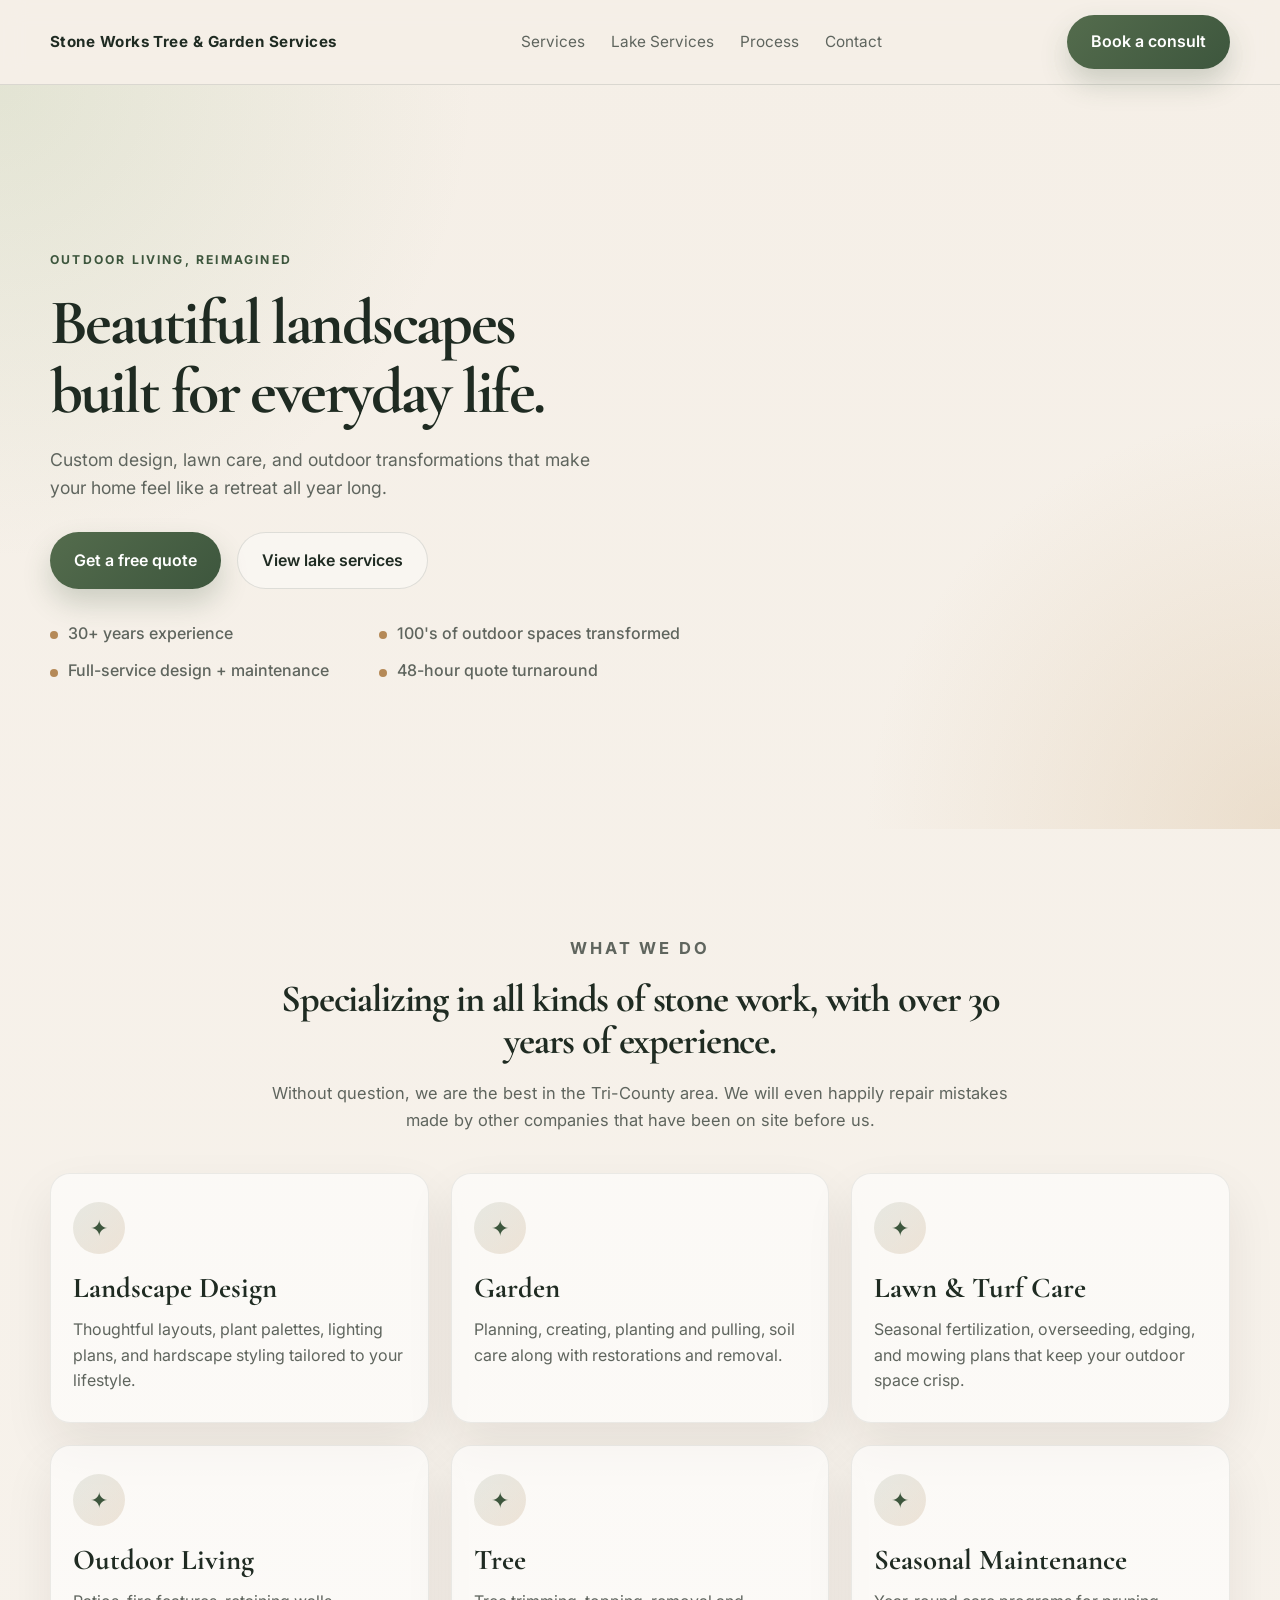
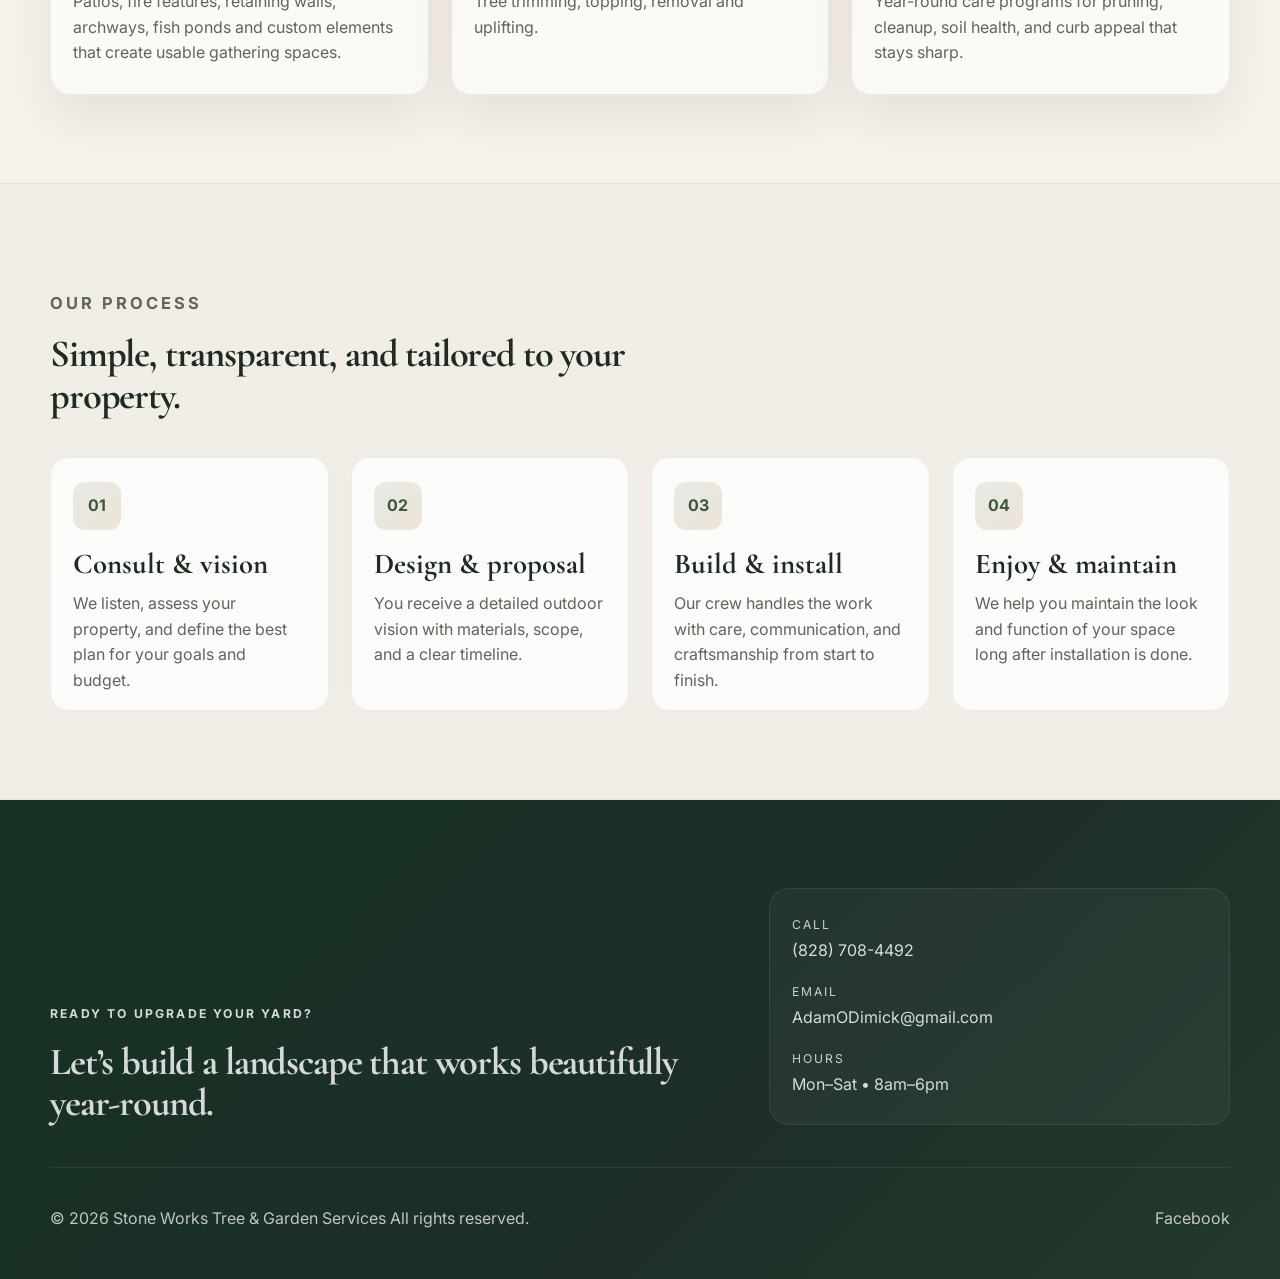
<file: index.html>
<!DOCTYPE html>
<html lang="en">
  <head>
    <meta charset="UTF-8" />
    <meta name="viewport" content="width=device-width, initial-scale=1.0" />
    <title>Stone Works Tree & Garden Services | Landscape Design & Outdoor Living</title>
    <meta
      name="description"
      content="Stone Works Tree & Garden Services designs and maintains beautiful outdoor spaces with landscaping, hardscaping, irrigation, and seasonal care."
    />
    <link rel="preconnect" href="https://fonts.googleapis.com" />
    <link rel="preconnect" href="https://fonts.gstatic.com" crossorigin />
    <link
      href="https://fonts.googleapis.com/css2?family=Cormorant+Garamond:wght@500;600;700&family=Inter:wght@400;500;600;700;800&display=swap"
      rel="stylesheet"
    />
    <link rel="stylesheet" href="styles.css" />
  </head>
  <body>
    <header class="site-header">
      <div class="container nav-wrapper">
        <div class="brand" aria-label="Stonework Tree and Garden">
          <div>
            <strong>Stone Works Tree & Garden Services</strong>
          </div>
        </div>

        <nav class="main-nav" aria-label="Main navigation">
          <a href="#services">Services</a>
          <a href="lake-services.html">Lake Services</a>
          <a href="#process">Process</a>
          <a href="#contact">Contact</a>
        </nav>

        <a class="button button-primary nav-cta" href="#contact">Book a consult</a>
      </div>
    </header>

    <main>
      <section class="hero">
        <div class="container hero-inner">
          <div class="hero-copy">
            <p class="eyebrow">Outdoor living, reimagined</p>
            <h1>Beautiful landscapes built for everyday life.</h1>
            <p class="lede">
              Custom design, lawn care, and outdoor transformations that make your home feel
              like a retreat all year long.
            </p>
            <div class="hero-actions">
              <a class="button button-primary" href="#contact">Get a free quote</a>
              <a class="button button-secondary" href="lake-services.html">View lake services</a>
            </div>
            <ul class="trust-list" aria-label="Business highlights">
              <li>30+ years experience</li>
              <li>100's of outdoor spaces transformed</li>
              <li>Full-service design + maintenance</li>
              <li>48-hour quote turnaround</li>
            </ul>
          </div>
        </div>
      </section>

      <section id="services" class="section">
        <div class="container">
          <div class="section-heading service-intro">
            <p class="eyebrow">What we do</p>
            <h2>Specializing in all kinds of stone work, with over 30 years of experience.</h2>
            <p>
              Without question, we are the best in the Tri-County area. We will even happily repair
              mistakes made by other companies that have been on site before us.
            </p>
          </div>

          <div class="service-grid">
            <article class="service-card">
              <div class="icon">✦</div>
              <h3>Landscape Design</h3>
              <p>Thoughtful layouts, plant palettes, lighting plans, and hardscape styling tailored to your lifestyle.</p>
            </article>
            <article class="service-card">
              <div class="icon">✦</div>
              <h3>Garden</h3>
              <p>Planning, creating, planting and pulling, soil care along with restorations and removal.</p>
            </article>
            <article class="service-card">
              <div class="icon">✦</div>
              <h3>Lawn & Turf Care</h3>
              <p>Seasonal fertilization, overseeding, edging, and mowing plans that keep your outdoor space crisp.</p>
            </article>
            <article class="service-card">
              <div class="icon">✦</div>
              <h3>Outdoor Living</h3>
              <p>Patios, fire features, retaining walls, archways, fish ponds and custom elements that create usable gathering spaces.</p>
            </article>
            <article class="service-card">
              <div class="icon">✦</div>
              <h3>Tree</h3>
              <p>Tree trimming, topping, removal and uplifting.</p>
            </article>
            <article class="service-card">
              <div class="icon">✦</div>
              <h3>Seasonal Maintenance</h3>
              <p>Year-round care programs for pruning, cleanup, soil health, and curb appeal that stays sharp.</p>
            </article>
          </div>
        </div>
      </section>

      <section id="process" class="section muted-section">
        <div class="container">
          <div class="section-heading narrow">
            <p class="eyebrow">Our process</p>
            <h2>Simple, transparent, and tailored to your property.</h2>
          </div>

          <div class="process-grid">
            <div class="process-step">
              <span>01</span>
              <h3>Consult & vision</h3>
              <p>We listen, assess your property, and define the best plan for your goals and budget.</p>
            </div>
            <div class="process-step">
              <span>02</span>
              <h3>Design & proposal</h3>
              <p>You receive a detailed outdoor vision with materials, scope, and a clear timeline.</p>
            </div>
            <div class="process-step">
              <span>03</span>
              <h3>Build & install</h3>
              <p>Our crew handles the work with care, communication, and craftsmanship from start to finish.</p>
            </div>
            <div class="process-step">
              <span>04</span>
              <h3>Enjoy & maintain</h3>
              <p>We help you maintain the look and function of your space long after installation is done.</p>
            </div>
          </div>
        </div>
      </section>
    </main>

    <footer id="contact" class="site-footer">
      <div class="container footer-inner">
        <div class="footer-copy">
          <p class="eyebrow light">Ready to upgrade your yard?</p>
          <h2>Let’s build a landscape that works beautifully year-round.</h2>
        </div>

        <div class="contact-panel">
          <div class="contact-item">
            <label>Call</label>
            <a href="tel:+18287084492">(828) 708-4492</a>
          </div>
          <div class="contact-item">
            <label>Email</label>
            <a href="mailto:AdamODimick@gmail.com">AdamODimick@gmail.com</a>
          </div>
          <div class="contact-item">
            <label>Hours</label>
            <span>Mon–Sat • 8am–6pm</span>
          </div>
        </div>
      </div>

      <div class="container bottom-bar">
        <p>© <span id="year"></span> Stone Works Tree & Garden Services All rights reserved.</p>
        <div class="socials" aria-label="Social links">
          <a href="https://www.facebook.com/profile.php?id=61594571867973" target="_blank" rel="noopener noreferrer">Facebook</a>
        </div>
      </div>
    </footer>

    <script src="script.js"></script>
  </body>
</html>
</file>
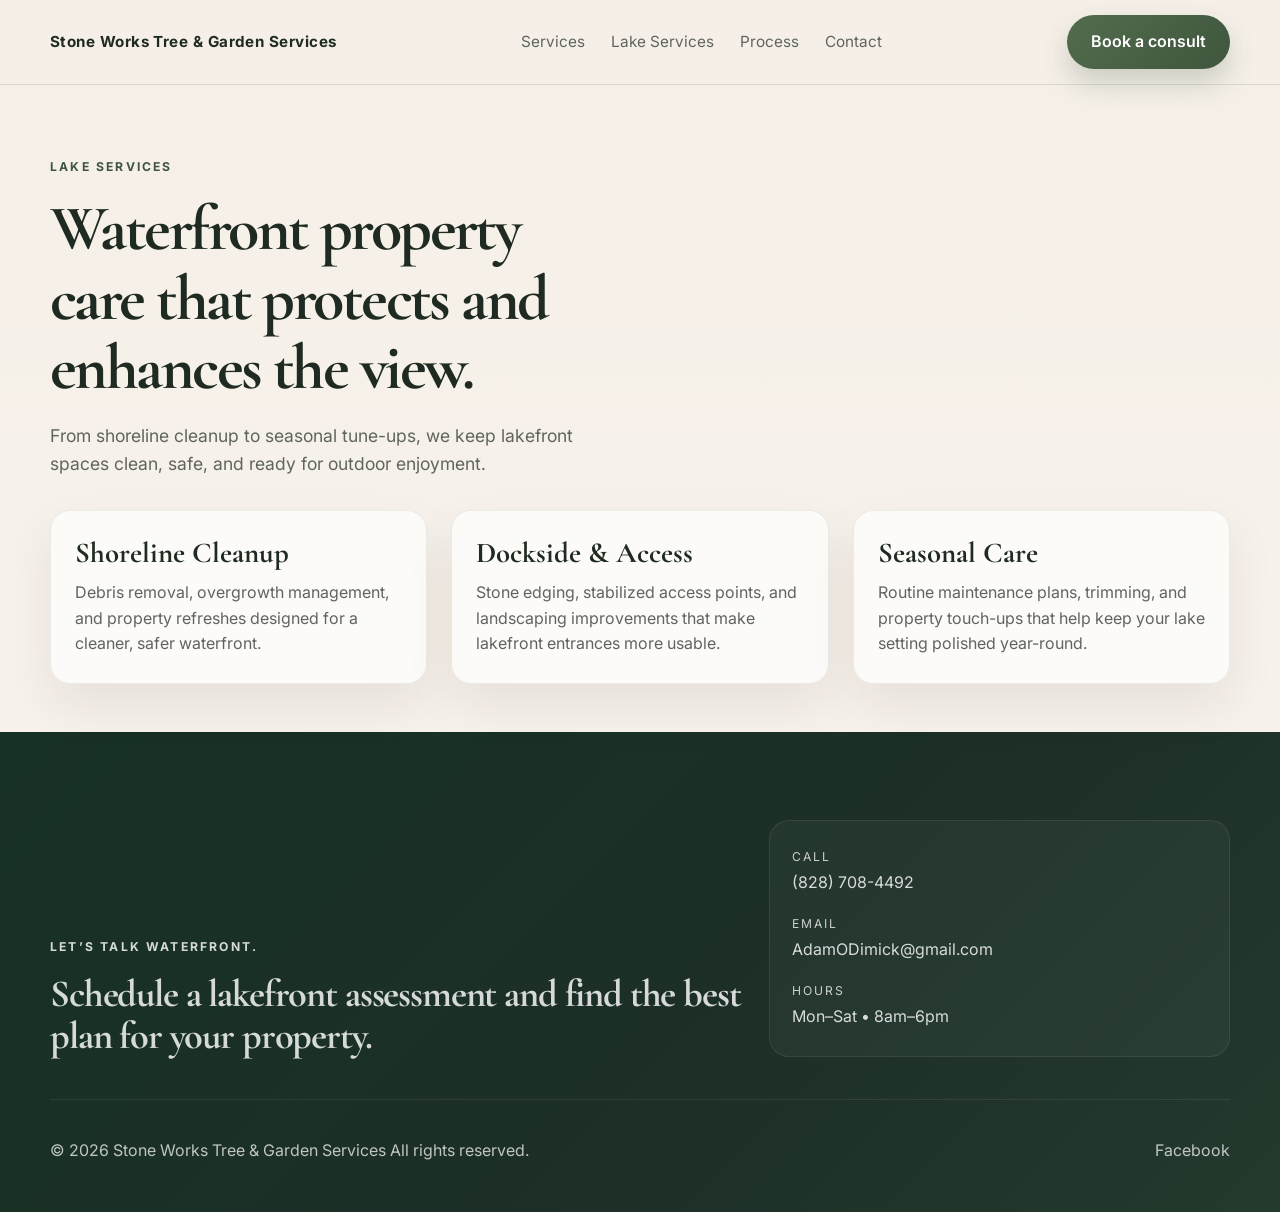
<file: lake-services.html>
<!DOCTYPE html>
<html lang="en">
  <head>
    <meta charset="UTF-8" />
    <meta name="viewport" content="width=device-width, initial-scale=1.0" />
    <title>Lake Services | Stone Works Tree & Garden Services</title>
    <meta
      name="description"
      content="Lakefront cleanup, shoreline care, and outdoor maintenance from Stone Works Tree & Garden Services."
    />
    <link rel="preconnect" href="https://fonts.googleapis.com" />
    <link rel="preconnect" href="https://fonts.gstatic.com" crossorigin />
    <link
      href="https://fonts.googleapis.com/css2?family=Cormorant+Garamond:wght@500;600;700&family=Inter:wght@400;500;600;700;800&display=swap"
      rel="stylesheet"
    />
    <link rel="stylesheet" href="styles.css" />
  </head>
  <body>
    <header class="site-header">
      <div class="container nav-wrapper">
        <div class="brand" aria-label="Stonework Tree and Garden">
          <div>
            <strong>Stone Works Tree & Garden Services</strong>
          </div>
        </div>

        <nav class="main-nav" aria-label="Main navigation">
          <a href="index.html#services">Services</a>
          <a href="lake-services.html">Lake Services</a>
          <a href="index.html#process">Process</a>
          <a href="#contact">Contact</a>
        </nav>

        <a class="button button-primary nav-cta" href="index.html#contact">Book a consult</a>
      </div>
    </header>

    <main class="page-shell">
      <div class="container page-intro">
        <p class="eyebrow">Lake services</p>
        <h1>Waterfront property care that protects and enhances the view.</h1>
        <p class="lede">
          From shoreline cleanup to seasonal tune-ups, we keep lakefront spaces clean, safe, and ready for outdoor enjoyment.
        </p>
      </div>

      <div class="container page-grid">
        <article class="info-card">
          <h3>Shoreline Cleanup</h3>
          <p>Debris removal, overgrowth management, and property refreshes designed for a cleaner, safer waterfront.</p>
        </article>
        <article class="info-card">
          <h3>Dockside & Access</h3>
          <p>Stone edging, stabilized access points, and landscaping improvements that make lakefront entrances more usable.</p>
        </article>
        <article class="info-card">
          <h3>Seasonal Care</h3>
          <p>Routine maintenance plans, trimming, and property touch-ups that help keep your lake setting polished year-round.</p>
        </article>
      </div>
    </main>

    <footer id="contact" class="site-footer">
      <div class="container footer-inner">
        <div class="footer-copy">
          <p class="eyebrow light">Let’s talk waterfront.</p>
          <h2>Schedule a lakefront assessment and find the best plan for your property.</h2>
        </div>

        <div class="contact-panel">
          <div class="contact-item">
            <label>Call</label>
            <a href="tel:+18287084492">(828) 708-4492</a>
          </div>
          <div class="contact-item">
            <label>Email</label>
            <a href="mailto:AdamODimick@gmail.com">AdamODimick@gmail.com</a>
          </div>
          <div class="contact-item">
            <label>Hours</label>
            <span>Mon–Sat • 8am–6pm</span>
          </div>
        </div>
      </div>

      <div class="container bottom-bar">
        <p>© <span id="year"></span> Stone Works Tree & Garden Services All rights reserved.</p>
        <div class="socials" aria-label="Social links">
          <a href="https://www.facebook.com/profile.php?id=61594571867973" target="_blank" rel="noopener noreferrer">Facebook</a>
        </div>
      </div>
    </footer>

    <script src="script.js"></script>
  </body>
</html>
</file>
<file: styles.css>
:root {
  --bg: #f5efe7;
  --panel: rgba(255, 255, 255, 0.7);
  --card: #fffdf9;
  --ink: #1f2b22;
  --muted: #5f655e;
  --line: rgba(31, 43, 34, 0.12);
  --sage: #546c4d;
  --sage-deep: #3d563d;
  --stone: #d3b790;
  --stone-deep: #b58957;
  --shadow: 0 22px 50px rgba(36, 30, 18, 0.08);
}

* {
  box-sizing: border-box;
}

html {
  scroll-behavior: smooth;
}

body {
  margin: 0;
  font-family: 'Inter', sans-serif;
  background: linear-gradient(180deg, #f5efe7 0%, #f8f4ee 100%);
  color: var(--ink);
  line-height: 1.6;
}

a {
  color: inherit;
  text-decoration: none;
}

img {
  max-width: 100%;
  display: block;
}

.container {
  width: min(1180px, calc(100% - 32px));
  margin: 0 auto;
}

.site-header {
  position: sticky;
  top: 0;
  z-index: 20;
  background: rgba(245, 239, 231, 0.84);
  backdrop-filter: blur(12px);
  border-bottom: 1px solid var(--line);
}

.nav-wrapper {
  display: flex;
  align-items: center;
  justify-content: space-between;
  gap: 24px;
  min-height: 84px;
}

.brand {
  display: flex;
  align-items: center;
  gap: 12px;
  font-size: 0.95rem;
  letter-spacing: 0.03em;
}

.brand-mark {
  display: grid;
  place-items: center;
  width: 38px;
  height: 38px;
  border-radius: 50%;
  background: linear-gradient(135deg, var(--stone), var(--stone-deep));
  color: #fff;
  font-family: 'Cormorant Garamond', serif;
  font-size: 1.8rem;
  font-weight: 700;
  box-shadow: 0 10px 20px rgba(181, 137, 87, 0.3);
}

.main-nav {
  display: flex;
  align-items: center;
  gap: 26px;
  font-size: 0.96rem;
  color: var(--muted);
}

.main-nav a {
  transition: color 0.2s ease;
}

.main-nav a:hover,
.main-nav a:focus-visible {
  color: var(--sage-deep);
}

.button {
  display: inline-flex;
  align-items: center;
  justify-content: center;
  border-radius: 999px;
  padding: 0.9rem 1.5rem;
  font-weight: 600;
  transition: transform 0.2s ease, box-shadow 0.2s ease, background 0.2s ease;
}

.button:hover,
.button:focus-visible {
  transform: translateY(-1px);
}

.button-primary {
  background: linear-gradient(135deg, var(--sage), var(--sage-deep));
  color: #fff;
  box-shadow: 0 14px 28px rgba(61, 86, 61, 0.22);
}

.button-secondary {
  border: 1px solid rgba(31, 43, 34, 0.12);
  background: rgba(255, 255, 255, 0.38);
  color: var(--ink);
}

.hero {
  position: relative;
  overflow: hidden;
  padding: 72px 0 52px;
}

.hero::before {
  content: "";
  position: absolute;
  inset: 0;
  background:
    radial-gradient(circle at top left, rgba(161, 188, 141, 0.22), transparent 32%),
    radial-gradient(circle at bottom right, rgba(212, 183, 144, 0.32), transparent 28%);
}

.hero-inner {
  position: relative;
  display: grid;
  grid-template-columns: 1.1fr 0.9fr;
  align-items: center;
  min-height: 620px;
}

.hero-copy {
  max-width: 640px;
}

.eyebrow {
  margin: 0 0 18px;
  font-size: 0.76rem;
  font-weight: 700;
  letter-spacing: 0.18em;
  text-transform: uppercase;
  color: var(--sage-deep);
}

.eyebrow.light {
  color: rgba(255, 255, 255, 0.76);
}

h1,
h2,
h3 {
  margin: 0;
  line-height: 1.08;
  font-family: 'Cormorant Garamond', serif;
  color: var(--ink);
}

h1 {
  font-size: clamp(3.4rem, 5vw, 6rem);
  letter-spacing: -0.04em;
  max-width: 560px;
}

h2 {
  font-size: clamp(2.2rem, 3vw, 3.4rem);
  letter-spacing: -0.03em;
}

h3 {
  font-size: clamp(1.8rem, 2vw, 2.5rem);
}

.lede {
  max-width: 580px;
  font-size: 1.1rem;
  margin: 20px 0 0;
  color: var(--muted);
}

.hero-actions {
  display: flex;
  flex-wrap: wrap;
  gap: 16px;
  margin-top: 30px;
}

.trust-list {
  list-style: none;
  display: grid;
  grid-template-columns: repeat(2, minmax(180px, 1fr));
  gap: 12px 18px;
  padding: 0;
  margin: 32px 0 0;
  color: var(--muted);
  font-weight: 500;
}

.trust-list li {
  position: relative;
  padding-left: 18px;
}

.trust-list li::before {
  content: "";
  position: absolute;
  left: 0;
  top: 0.68em;
  width: 8px;
  height: 8px;
  border-radius: 50%;
  background: var(--stone-deep);
}

.section {
  padding: 88px 0;
}

.section-heading {
  max-width: 760px;
  margin-bottom: 40px;
}

.section-heading p {
  color: var(--muted);
  font-size: 1.03rem;
  margin-top: 18px;
}

.service-intro {
  text-align: center;
  margin-inline: auto;
}

.service-grid {
  display: grid;
  grid-template-columns: repeat(3, minmax(0, 1fr));
  gap: 22px;
}

.service-card {
  background: rgba(255, 255, 255, 0.58);
  border: 1px solid rgba(31, 43, 34, 0.08);
  border-radius: 20px;
  padding: 28px 22px;
  box-shadow: var(--shadow);
}

.icon {
  display: inline-grid;
  place-items: center;
  width: 52px;
  height: 52px;
  border-radius: 50%;
  background: linear-gradient(135deg, rgba(84, 108, 77, 0.12), rgba(181, 137, 87, 0.2));
  color: var(--sage-deep);
  font-size: 1.4rem;
  margin-bottom: 18px;
}

.service-card p {
  margin: 14px 0 0;
  color: var(--muted);
}

.muted-section {
  background: rgba(84, 108, 77, 0.04);
  border-top: 1px solid rgba(31, 43, 34, 0.06);
  border-bottom: 1px solid rgba(31, 43, 34, 0.06);
}

.narrow {
  max-width: 620px;
}

.process-grid {
  display: grid;
  grid-template-columns: repeat(4, minmax(0, 1fr));
  gap: 22px;
}

.process-step {
  background: rgba(255, 255, 255, 0.75);
  border: 1px solid rgba(31, 43, 34, 0.08);
  border-radius: 18px;
  padding: 24px 22px 16px;
}

.process-step span {
  display: inline-flex;
  width: 48px;
  height: 48px;
  align-items: center;
  justify-content: center;
  border-radius: 12px;
  background: linear-gradient(135deg, rgba(84, 108, 77, 0.12), rgba(181, 137, 87, 0.2));
  color: var(--sage-deep);
  font-weight: 700;
  margin-bottom: 18px;
}

.process-step p {
  margin: 12px 0 0;
  color: var(--muted);
}

.site-footer {
  background: linear-gradient(135deg, #173124, #1d2f27 60%, #243a2d 100%);
  color: rgba(255, 255, 255, 0.82);
  padding-top: 88px;
}

.footer-inner {
  display: grid;
  grid-template-columns: 1.2fr 0.8fr;
  gap: 28px;
  align-items: end;
}

.site-footer h2,
.site-footer .eyebrow,
.site-footer label,
.site-footer a,
.site-footer span,
.site-footer p {
  color: inherit;
}

.contact-panel {
  display: grid;
  gap: 18px;
  background: rgba(255, 255, 255, 0.04);
  border: 1px solid rgba(255, 255, 255, 0.08);
  border-radius: 20px;
  padding: 26px 22px;
}

.contact-item {
  display: grid;
  gap: 4px;
}

.contact-item label {
  font-size: 0.76rem;
  letter-spacing: 0.16em;
  text-transform: uppercase;
  color: rgba(255, 255, 255, 0.76);
}

.bottom-bar {
  display: flex;
  align-items: center;
  justify-content: space-between;
  gap: 20px;
  padding: 22px 0 32px;
  margin-top: 42px;
  border-top: 1px solid rgba(255, 255, 255, 0.08);
  color: rgba(255, 255, 255, 0.72);
}

.socials {
  display: flex;
  gap: 14px;
}

.page-shell {
  padding: 72px 0 48px;
}

.page-intro {
  margin-bottom: 32px;
}

.page-grid {
  display: grid;
  grid-template-columns: repeat(3, minmax(0, 1fr));
  gap: 24px;
}

.info-card {
  background: rgba(255, 255, 255, 0.68);
  border: 1px solid rgba(31, 43, 34, 0.08);
  border-radius: 20px;
  padding: 26px 24px;
  box-shadow: var(--shadow);
}

.info-card p {
  margin: 12px 0 0;
  color: var(--muted);
}

@media (max-width: 900px) {
  .hero-inner,
  .footer-inner,
  .service-grid,
  .process-grid,
  .page-grid {
    grid-template-columns: 1fr 1fr;
  }

  .hero-inner {
    min-height: auto;
    padding-top: 24px;
  }

  .main-nav {
    display: none;
  }
}

@media (max-width: 640px) {
  .hero,
  .section,
  .site-footer {
    padding-top: 64px;
  }

  .hero-inner,
  .footer-inner,
  .service-grid,
  .process-grid,
  .page-grid,
  .trust-list {
    grid-template-columns: 1fr;
  }

  .nav-wrapper {
    flex-wrap: wrap;
    justify-content: center;
    padding: 16px 0;
  }

  .brand {
    width: 100%;
    justify-content: center;
  }

  .button {
    width: 100%;
  }

  .hero-actions {
    flex-direction: column;
  }

  .bottom-bar {
    flex-direction: column;
    text-align: center;
  }
}
</file>
